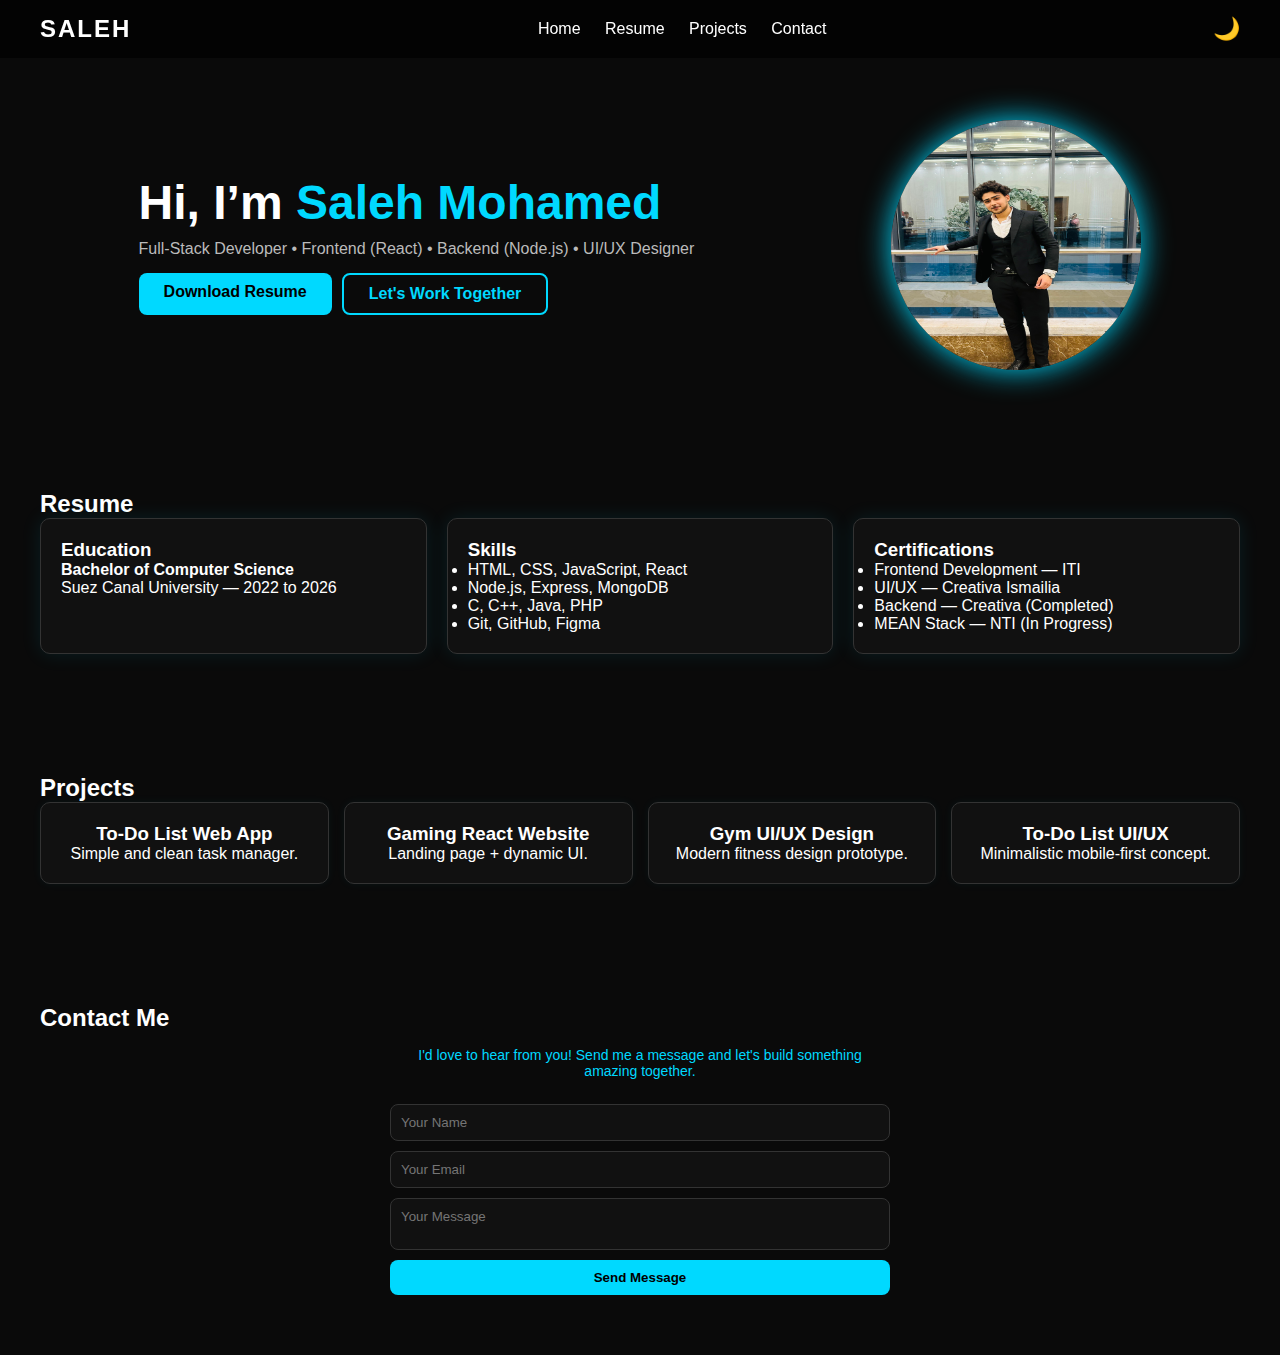
<file: ADVANCED PROGRAMINNG/PROTFOLIO/project/index.html>
<!DOCTYPE html>
<html lang="en">
<head>
    <meta charset="UTF-8" />
    <meta name="viewport" content="width=device-width, initial-scale=1.0" />
    <title>Saleh Mohamed • Portfolio</title>
    <link rel="stylesheet" href="styles.css" />
</head>

<body>

    <!-- ================= NAVBAR ================= -->
    <header class="navbar">
        <div class="logo">SALEH</div>

        <nav class="nav-links">
            <a href="#home">Home</a>
            <a href="#resume">Resume</a>
            <a href="#projects">Projects</a>
            <a href="#contact">Contact</a>
        </nav>

        <div class="toggle-btn" onclick="toggleTheme()">🌙</div>
    </header>

    <!-- ================= HERO ================= -->
    <section id="home" class="hero">
        <div class="hero-content">
            <h1 class="title">Hi, I’m <span>Saleh Mohamed</span></h1>
            <p class="subtitle">
                Full-Stack Developer • Frontend (React) • Backend (Node.js) • UI/UX Designer
            </p>

            <div class="hero-buttons">
                <a href="#" class="btn">Download Resume</a>
                <a href="#contact" class="btn-outline">Let's Work Together</a>
            </div>
        </div>
<img src="../photo/WhatsApp Image 2025-12-06 at 23.12.32_7db118a6.jpg" class="hero-img" alt="">
    </section>

    <!-- ================= RESUME ================= -->
    <section id="resume" class="resume-section">
        <h2 class="section-title">Resume</h2>

        <div class="resume-grid">
            <div class="resume-box">
                <h3>Education</h3>
                <p><strong>Bachelor of Computer Science</strong></p>
                <p>Suez Canal University — 2022 to 2026</p>
            </div>

            <div class="resume-box">
                <h3>Skills</h3>
                <ul>
                    <li>HTML, CSS, JavaScript, React</li>
                    <li>Node.js, Express, MongoDB</li>
                    <li>C, C++, Java, PHP</li>
                    <li>Git, GitHub, Figma</li>
                </ul>
            </div>

            <div class="resume-box">
                <h3>Certifications</h3>
                <ul>
                    <li>Frontend Development — ITI</li>
                    <li>UI/UX — Creativa Ismailia</li>
                    <li>Backend — Creativa (Completed)</li>
                    <li>MEAN Stack — NTI (In Progress)</li>
                </ul>
            </div>
        </div>
    </section>

    <!-- ================= PROJECTS ================= -->
    <section id="projects" class="projects">
        <h2 class="section-title">Projects</h2>

        <div class="project-grid">
            <div class="project-card">
                <h3>To-Do List Web App</h3>
                <p>Simple and clean task manager.</p>
            </div>

            <div class="project-card">
                <h3>Gaming React Website</h3>
                <p>Landing page + dynamic UI.</p>
            </div>

            <div class="project-card">
                <h3>Gym UI/UX Design</h3>
                <p>Modern fitness design prototype.</p>
            </div>

            <div class="project-card">
                <h3>To-Do List UI/UX</h3>
                <p>Minimalistic mobile-first concept.</p>
            </div>
        </div>
    </section>

    <!-- ================= CONTACT ================= -->
    <section id="contact" class="contact">
        <h2 class="section-title">Contact Me</h2>

        <form class="contact-form">
            <input type="text" placeholder="Your Name" required />
            <input type="email" placeholder="Your Email" required />
            <textarea placeholder="Your Message" required></textarea>
            <button class="btn">Send Message</button>
        </form>
    </section>

    <script src="scripts.js"></script>
</body>
</html>
</file>
<file: ADVANCED PROGRAMINNG/PROTFOLIO/project/styles.css>
/* ================= CSS COMPLETE ================= */

/* ==== Global Styles ==== */
* {
    margin: 0;
    padding: 0;
    box-sizing: border-box;
    scroll-behavior: smooth;
    font-family: 'Poppins', sans-serif;
}

body {
    background: #0a0a0a;
    color: #fff;
    transition: 0.3s ease;
}

body.light {
    background: #f5f5f5;
    color: #111;
}

/* ==== Navbar ==== */
.navbar {
    width: 100%;
    padding: 15px 40px;
    display: flex;
    justify-content: space-between;
    align-items: center;
    position: fixed;
    top: 0;
    left: 0;
    z-index: 999;
    background: rgba(0, 0, 0, 0.7);
    backdrop-filter: blur(10px);
    transition: 0.3s;
}

body.light .navbar {
    background: rgba(245, 245, 245, 0.9);
}

.navbar .logo {
    font-size: 24px;
    font-weight: 700;
    letter-spacing: 2px;
    color: #fff;
}

body.light .navbar .logo {
    color: #111;
}

.nav-links a {
    color: #fff;
    text-decoration: none;
    margin-left: 20px;
    font-size: 16px;
    transition: 0.2s;
}

body.light .nav-links a {
    color: #111;
}

.nav-links a:hover {
    color: #00d9ff;
}

.toggle-btn {
    cursor: pointer;
    font-size: 22px;
}

/* ==== Hero Section ==== */
.hero {
    display: flex;
    justify-content: space-around;
    align-items: center;
    padding: 120px 50px 60px;
    gap: 20px;
}

.hero-content .title {
    font-size: 48px;
    font-weight: 700;
}

.hero-content .title span {
    color: #00d9ff;
}

body.light .hero-content .title span {
    color: #0077ff;
}

.hero-content .subtitle {
    margin: 10px 0 15px;
    font-size: 16px;
    color: #bbb;
}

body.light .hero-content .subtitle {
    color: #333;
}

/* ==== Hero Buttons ==== */
.hero-buttons {
    display: flex;
    gap: 10px;
    margin-top: 15px;
}

.hero-buttons .btn {
    background: #00d9ff;
    color: #000;
    padding: 10px 25px;
    border-radius: 8px;
    font-weight: bold;
    transition: 0.3s;
    text-decoration: none;
}

.hero-buttons .btn:hover {
    transform: scale(1.05);
}

.hero-buttons .btn-outline {
     padding: 10px 25px;
    border-radius: 8px;
    font-weight: bold;
    transition: 0.3s;
    background: transparent;
    color: #00d9ff;
    border: 2px solid #00d9ff;
    text-decoration: none;
}

.hero-buttons .btn-outline:hover {
    background: #00d9ff;
    color: #000;
}

body.light .hero-buttons .btn-outline {
    color: #0077ff;
    border-color: #0077ff;
}

body.light .hero-buttons .btn-outline:hover {
    background: #0077ff;
    color: #fff;
}

/* ==== Hero Image ==== */
.hero-img {
    width: 250px;
    height: 250px;
    border-radius: 50%;
    background: linear-gradient(135deg, #00d9ff, #0077ff);
    box-shadow: 0 0 30px #00d9ff;
    animation: float 3s infinite ease-in-out;
    margin-right: 0px;
}

body.light .hero-img {
    background: linear-gradient(135deg, #0077ff, #00d9ff);
    box-shadow: 0 0 30px #0077ff;
}

@keyframes float {
    0% { transform: translateY(0); }
    50% { transform: translateY(-10px); }
    100% { transform: translateY(0); }
}

/* ==== Sections ==== */
section {
    padding: 60px 40px;
}

/* ==== Resume Section ==== */
.resume-grid {
    display: grid;
    grid-template-columns: repeat(auto-fit, minmax(200px, 1fr));
    gap: 20px;
}

.resume-box {
    background: #111;
    padding: 20px;
    border-radius: 10px;
    border: 1px solid #333;
    box-shadow: 0 0 20px rgba(0, 217, 255, 0.1);
    transition: 0.3s;
}

.resume-box:hover {
    box-shadow: 0 0 30px rgba(0, 217, 255, 0.2);
}

body.light .resume-box {
    background: #fff;
    border: 1px solid #ccc;
    color: #111;
    box-shadow: 0 0 15px rgba(0, 119, 255, 0.1);
}

/* ==== Projects Section ==== */
.project-grid {
    display: grid;
    grid-template-columns: repeat(auto-fit, minmax(200px,1fr));
    gap: 15px;
}

.project-card {
    background: #111;
    padding: 20px;
    border-radius: 10px;
    border: 1px solid #333;
    text-align: center;
    font-size: 16px;
    cursor: pointer;
    transition: 0.3s;
    box-shadow: 0 0 10px rgba(0, 217, 255, 0.05);
}

.project-card:hover {
    transform: translateY(-5px);
    box-shadow: 0 0 20px rgba(0, 217, 255, 0.15);
}

body.light .project-card {
    background: #fff;
    border: 1px solid #ccc;
    color: #111;
    box-shadow: 0 0 15px rgba(0, 119, 255, 0.1);
}

/* ==== Contact Section ==== */
.contact h2.section-title {
    margin-bottom: 15px;
}

.contact-form::before {
    content: "I'd love to hear from you! Send me a message and let's build something amazing together.";
    display: block;
    text-align: center;
    margin-bottom: 15px;
    color: #00d9ff;
    font-size: 14px;
}

.contact-form {
    max-width: 500px;
    margin: auto;
    display: flex;
    flex-direction: column;
    gap: 10px;
}

.contact-form input,
.contact-form textarea {
    padding: 10px;
    border-radius: 8px;
    border: 1px solid #333;
    background: #111;
    color: #fff;
    resize: none;
    transition: 0.3s;
}

.contact-form input:focus,
.contact-form textarea:focus {
    border-color: #00d9ff;
    box-shadow: 0 0 8px rgba(0, 217, 255, 0.3);
}

body.light .contact-form input,
body.light .contact-form textarea {
    background: #fff;
    color: #111;
    border: 1px solid #ccc;
}

body.light .contact-form input:focus,
body.light .contact-form textarea:focus {
    border-color: #0077ff;
    box-shadow: 0 0 8px rgba(0, 119, 255, 0.3);
}

.contact-form button {
    padding: 10px 25px;
    border-radius: 8px;
    border: none;
    background: #00d9ff;
    color: #000;
    font-weight: bold;
    cursor: pointer;
    transition: 0.3s;
}

.contact-form button:hover {
    transform: scale(1.05);
}

body.light .contact-form button {
    background: #0077ff;
    color: #fff;
}

/* ==== Responsive ==== */
@media(max-width:768px){
    .hero{flex-direction:column;text-align:center;}
    .hero-img{margin-top:15px;}
    .nav-links{flex-direction:column;gap:10px;margin-top:10px;}
    .hero-buttons{flex-direction:column;gap:8px;}
}
</file>
